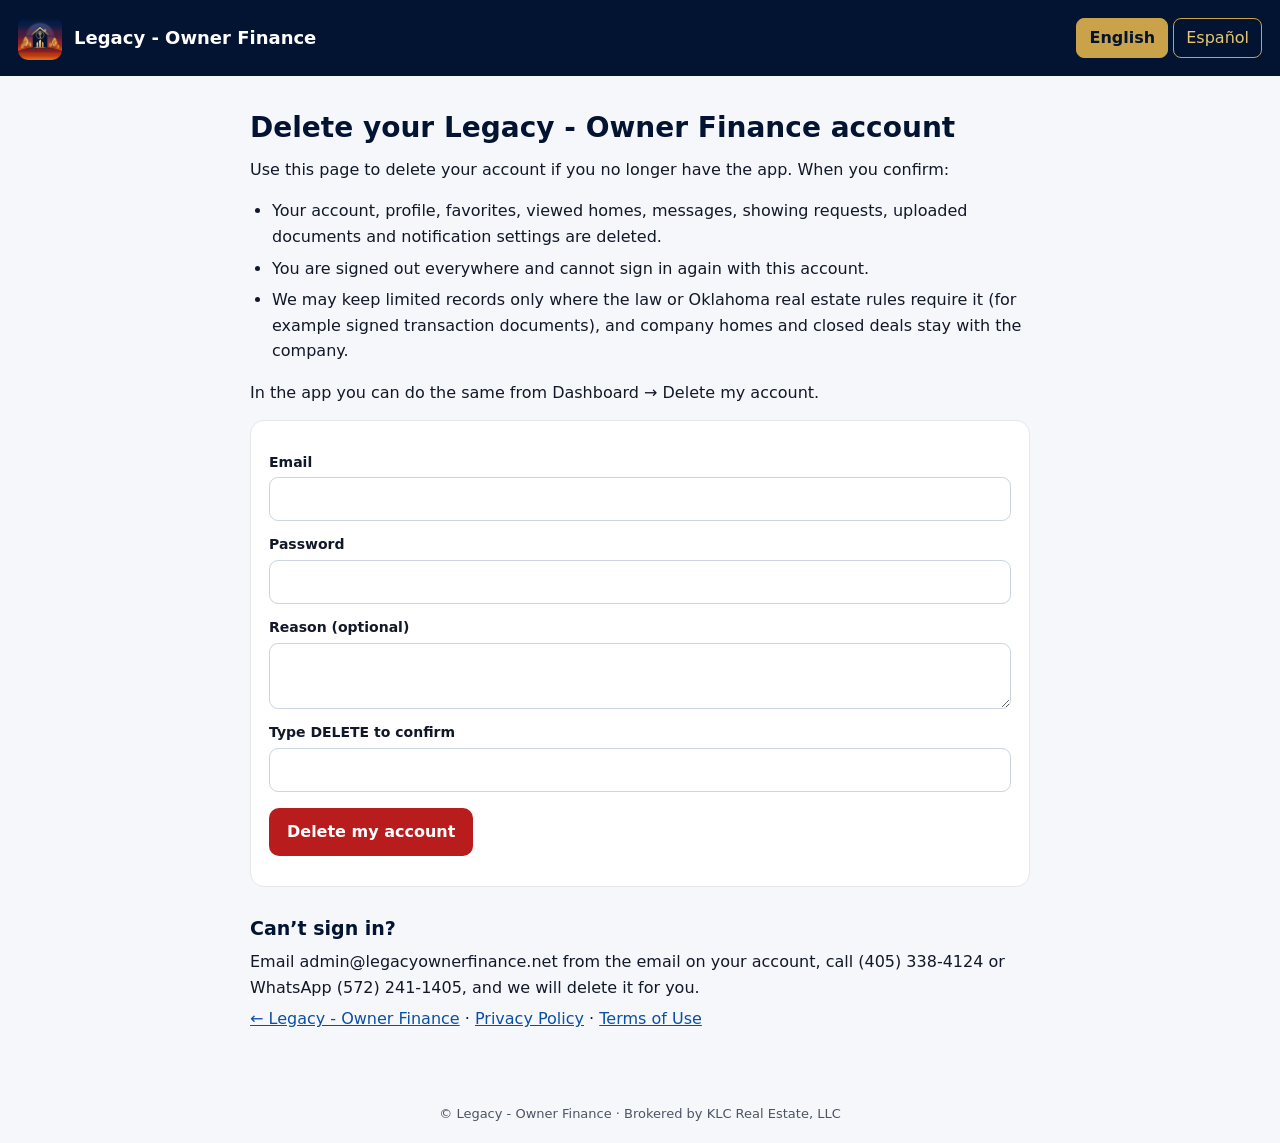
<file: delete-account.html>
<!doctype html>
<html lang="en"><head><meta charset="utf-8"><base href="/"><meta name="viewport" content="width=device-width,initial-scale=1">
<title>Delete your account · Eliminar tu cuenta — Legacy - Owner Finance</title>
<meta name="robots" content="index,follow"><meta name="referrer" content="no-referrer"><meta name="theme-color" content="#031432">
<link rel="icon" href="/favicon.ico?v=tg20261119" sizes="16x16 32x32 48x48"><link rel="apple-touch-icon" href="/apple-touch-icon.png?v=tg20261119"><link rel="manifest" href="/site.webmanifest?v=tg20261119">
<style>
:root{color-scheme:light}body{margin:0;background:#f6f7fb;color:#111827;font:16px/1.6 "Plus Jakarta Sans",system-ui,-apple-system,"Segoe UI",sans-serif}
header{background:#031432;color:#fff;padding:16px 18px;display:flex;align-items:center;gap:12px;flex-wrap:wrap}
header img{width:44px;height:44px;border-radius:10px}header b{font-size:18px;flex:1}
.lang button{font:inherit;background:transparent;color:#e8c872;border:1px solid #c9a24a;border-radius:8px;padding:6px 12px;cursor:pointer}.lang button[aria-pressed=true]{background:#c9a24a;color:#031432;font-weight:700}
main{max-width:780px;margin:0 auto;padding:22px 18px 48px}h1{font-size:28px;margin:8px 0 4px;color:#031432}h2{font-size:19px;margin:26px 0 6px;color:#031432}
p,li{margin:6px 0}ul{padding-left:22px}.muted{color:#4b5563;font-size:14px}a{color:#0b4fa3}
.lang-es{display:none}body.es .lang-es{display:block}body.es .lang-en{display:none}
footer{text-align:center;color:#4b5563;font-size:13px;padding:18px}
form{background:#fff;border:1px solid #e5e7eb;border-radius:14px;padding:18px;margin-top:14px}label{display:block;margin-top:12px;font-weight:600;font-size:14px}input,textarea{display:block;width:100%;box-sizing:border-box;margin-top:4px;padding:10px;border:1px solid #cbd5e1;border-radius:9px;font:inherit}button.go{margin-top:16px;font:inherit;font-weight:700;background:#b91c1c;color:#fff;border:0;border-radius:10px;padding:11px 18px;cursor:pointer}button.go[disabled]{opacity:.6}.msg{margin-top:12px;font-weight:600}.err{color:#b91c1c}.ok{color:#047857}
</style></head>
<body>
<header><img src="/android-chrome-192x192.png" alt=""><b>Legacy - Owner Finance</b>
<span class="lang"><button type="button" id="b-en" aria-pressed="true">English</button> <button type="button" id="b-es" aria-pressed="false">Español</button></span></header>
<main>
<h1 data-t="h1"></h1>
<p data-t="intro"></p>
<ul><li data-t="w1"></li><li data-t="w2"></li><li data-t="w3"></li></ul>
<p data-t="inapp"></p>
<form id="f" autocomplete="on">
<label><span data-t="email"></span><input type="email" id="em" autocomplete="username" required></label>
<label><span data-t="pw"></span><input type="password" id="pw" autocomplete="current-password" required></label>
<label><span data-t="reason"></span><textarea id="rs" rows="2" maxlength="300"></textarea></label>
<label><span data-t="type"></span><input type="text" id="wd" autocomplete="off" autocapitalize="characters" required></label>
<button class="go" type="submit" id="go" data-t="btn"></button>
<div class="msg" id="msg" role="alert"></div>
</form>
<h2 data-t="cantT"></h2>
<p data-t="cant"></p>
<p><a href="/">← Legacy - Owner Finance</a> · <a href="/privacy.html" data-t="priv"></a> · <a href="/terms.html" data-t="terms"></a></p>
</main>
<footer>© Legacy - Owner Finance · Brokered by KLC Real Estate, LLC</footer>
<script>
(function(){
  var SUPABASE_URL='https://oxcgtjryfcatlwjaxier.supabase.co',ANON='eyJhbGciOiJIUzI1NiIsInR5cCI6IkpXVCJ9.eyJpc3MiOiJzdXBhYmFzZSIsInJlZiI6Im94Y2d0anJ5ZmNhdGx3amF4aWVyIiwicm9sZSI6ImFub24iLCJpYXQiOjE3OTMxOTMyMTcsImV4cCI6MjEwODc2OTIxN30.3ZD4V2_4n2tlccqlBnxH9YGuGGwkFQ_ovCuE-fZOrdY';
  var T={en:{h1:'Delete your Legacy - Owner Finance account',intro:'Use this page to delete your account if you no longer have the app. When you confirm:',
    w1:'Your account, profile, favorites, viewed homes, messages, showing requests, uploaded documents and notification settings are deleted.',
    w2:'You are signed out everywhere and cannot sign in again with this account.',
    w3:'We may keep limited records only where the law or Oklahoma real estate rules require it (for example signed transaction documents), and company homes and closed deals stay with the company.',
    inapp:'In the app you can do the same from Dashboard → Delete my account.',email:'Email',pw:'Password',reason:'Reason (optional)',type:'Type DELETE to confirm',word:'DELETE',btn:'Delete my account',
    sending:'Deleting…',needWord:'Please type DELETE to confirm.',bad:'Incorrect email or password.',verify:'This account has not verified its email. Email admin@legacyownerfinance.net from that address and we will delete it.',
    done:'Your account and personal data were deleted.',req:'Your deletion request was received and your account is marked for deletion. You were signed out.',fail:'We could not complete it. Please try again or email admin@legacyownerfinance.net.',
    cantT:'Can\u2019t sign in?',cant:'Email admin@legacyownerfinance.net from the email on your account, call (405) 338-4124 or WhatsApp (572) 241-1405, and we will delete it for you.',priv:'Privacy Policy',terms:'Terms of Use'},
   es:{h1:'Eliminar tu cuenta de Legacy - Owner Finance',intro:'Usa esta página para eliminar tu cuenta si ya no tienes la app. Al confirmar:',
    w1:'Se eliminan tu cuenta, perfil, favoritos, casas vistas, mensajes, solicitudes de visita, documentos subidos y ajustes de notificaciones.',
    w2:'Se cierra tu sesión en todos lados y ya no podrás entrar con esta cuenta.',
    w3:'Podemos conservar registros limitados solo cuando la ley o las reglas de bienes raíces de Oklahoma lo exigen (por ejemplo, documentos firmados de una transacción); las casas y tratos cerrados de una compañía se quedan con la compañía.',
    inapp:'En la app puedes hacer lo mismo en Panel → Eliminar mi cuenta.',email:'Correo',pw:'Contraseña',reason:'Motivo (opcional)',type:'Escribe ELIMINAR para confirmar',word:'ELIMINAR',btn:'Eliminar mi cuenta',
    sending:'Eliminando…',needWord:'Escribe ELIMINAR para confirmar.',bad:'Correo o contraseña incorrectos.',verify:'Esta cuenta no verificó su correo. Escríbenos a admin@legacyownerfinance.net desde ese correo y la eliminamos.',
    done:'Tu cuenta y tus datos personales fueron eliminados.',req:'Recibimos tu solicitud y tu cuenta quedó marcada para eliminación. Se cerró tu sesión.',fail:'No pudimos completarlo. Intenta de nuevo o escribe a admin@legacyownerfinance.net.',
    cantT:'¿No puedes entrar?',cant:'Escríbenos a admin@legacyownerfinance.net desde el correo de tu cuenta, llama al (405) 338-4124 o mándanos WhatsApp al (572) 241-1405, y la eliminamos por ti.',priv:'Política de privacidad',terms:'Términos de uso'}};
  var l='';try{l=localStorage.getItem('legacy_lang')||'';}catch(e){}
  var q=(location.search.match(/[?&]lang=(en|es)/)||[])[1];if(q)l=q;
  if(l!=='en'&&l!=='es'){l=((navigator.language||'en').toLowerCase().indexOf('es')===0)?'es':'en';}
  function set(x){l=x;document.documentElement.lang=x;document.getElementById('b-en').setAttribute('aria-pressed',x==='en');document.getElementById('b-es').setAttribute('aria-pressed',x==='es');
    [].forEach.call(document.querySelectorAll('[data-t]'),function(n){n.textContent=T[x][n.getAttribute('data-t')];});}
  document.getElementById('b-en').onclick=function(){set('en');};document.getElementById('b-es').onclick=function(){set('es');};set(l);
  var fn=/[?&]api=(preview|api-preview)\b/.test(location.search)?'api-preview':'api';
  function api(action,body,tok){var h={'apikey':ANON,'Authorization':'Bearer '+ANON,'Content-Type':'application/json'};if(tok)h['x-session']=tok;
    return fetch(SUPABASE_URL+'/functions/v1/'+fn,{method:'POST',headers:h,cache:'no-store',body:JSON.stringify(Object.assign({action:action,lang:l},body))}).then(function(r){return r.json().catch(function(){return {error:'http'};});});}
  var f=document.getElementById('f'),msg=document.getElementById('msg'),go=document.getElementById('go');
  function say(k,ok){msg.className='msg '+(ok?'ok':'err');msg.textContent=T[l][k]||k;}
  f.addEventListener('submit',function(e){e.preventDefault();msg.textContent='';
    var em=document.getElementById('em').value.trim(),pw=document.getElementById('pw').value,rs=document.getElementById('rs').value.trim(),wd=document.getElementById('wd').value.trim().toUpperCase();
    if(wd!==T[l].word&&wd!=='DELETE'&&wd!=='ELIMINAR'){say('needWord');return;}
    go.disabled=true;go.textContent=T[l].sending;
    function end(){go.disabled=false;go.textContent=T[l].btn;}
    api('login',{email:em,password:pw}).then(function(j){
      if(j&&j.needsVerify){say('verify');end();return;}
      if(!j||!j.token){say('bad');end();return;}
      return api('account_delete_request',{password:pw,reason:rs},j.token).then(function(d){
        if(d&&d.ok){try{localStorage.removeItem('legacy_session');}catch(e){}f.reset();say(d.deleted?'done':'req',true);go.disabled=true;go.textContent=T[l].btn;}
        else{say('fail');end();}
      });
    }).catch(function(){say('fail');end();});
  });
})();
</script>
</body></html>
</file>
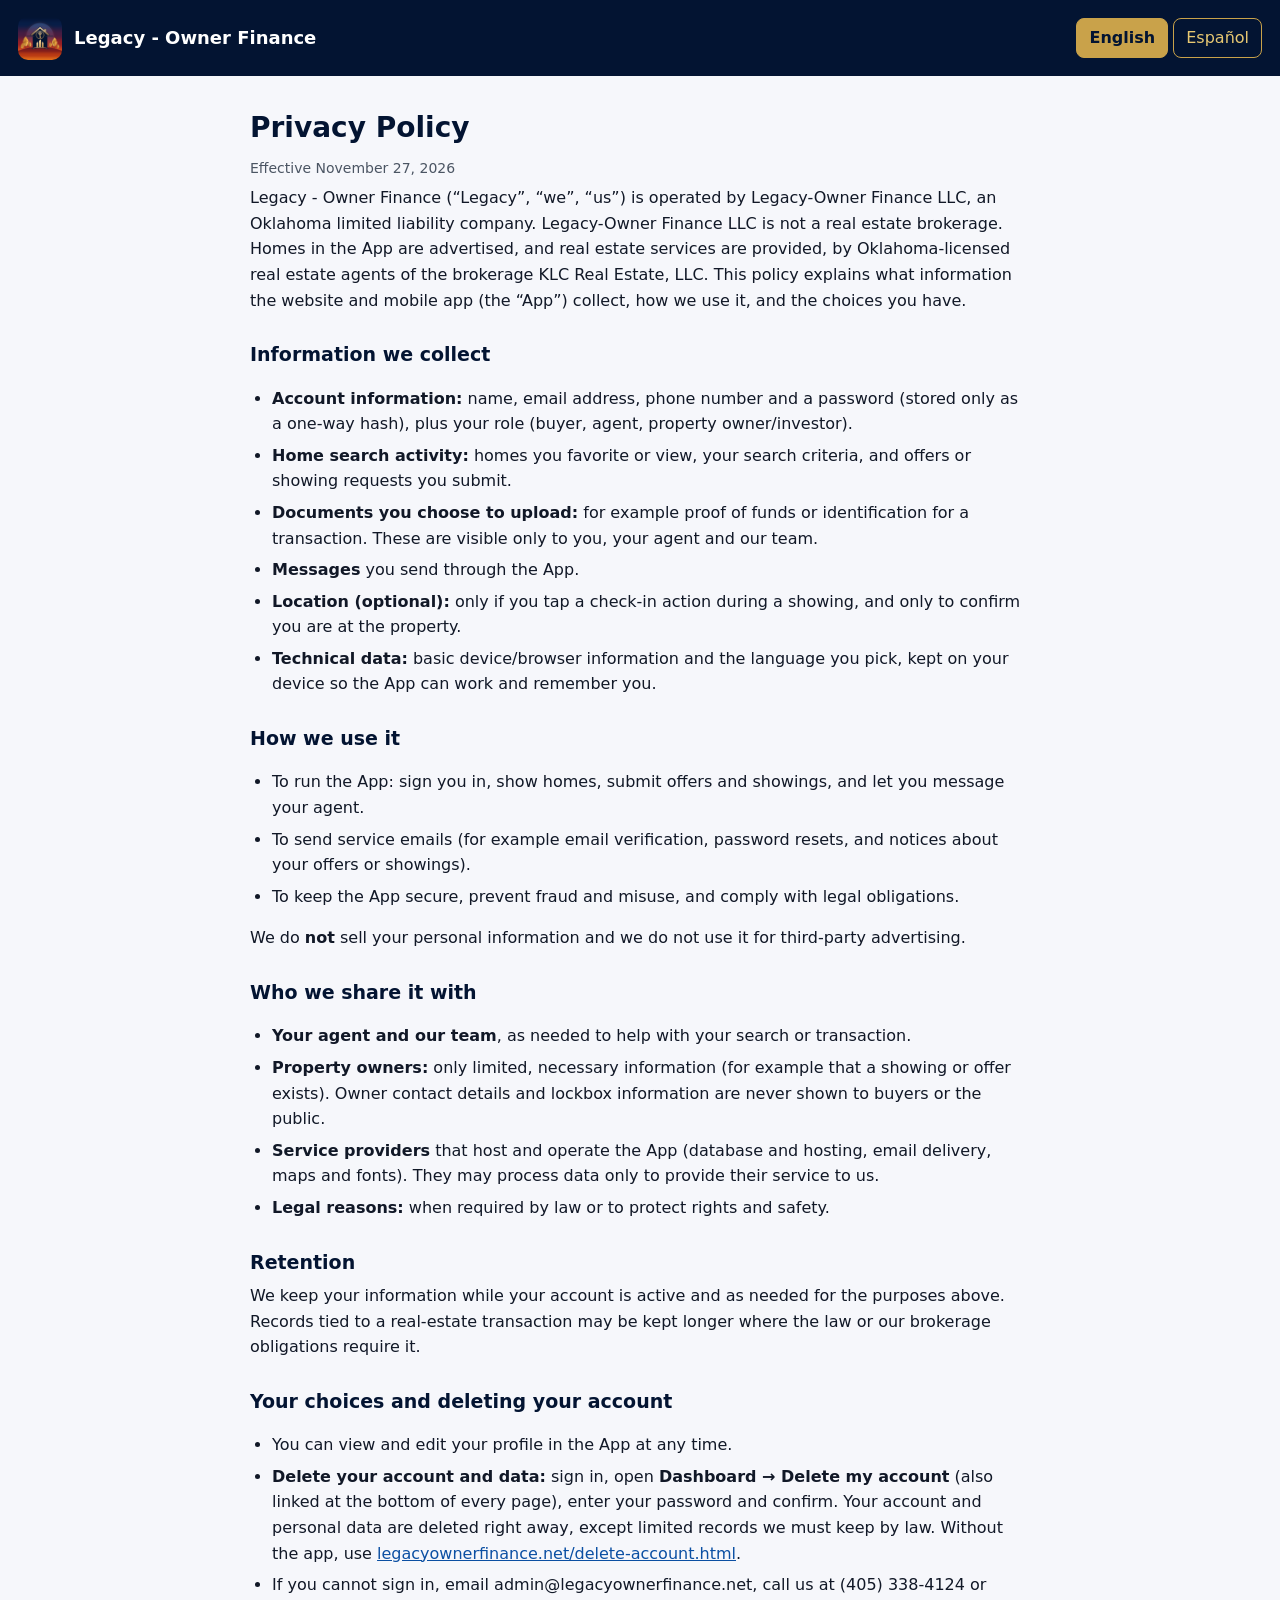
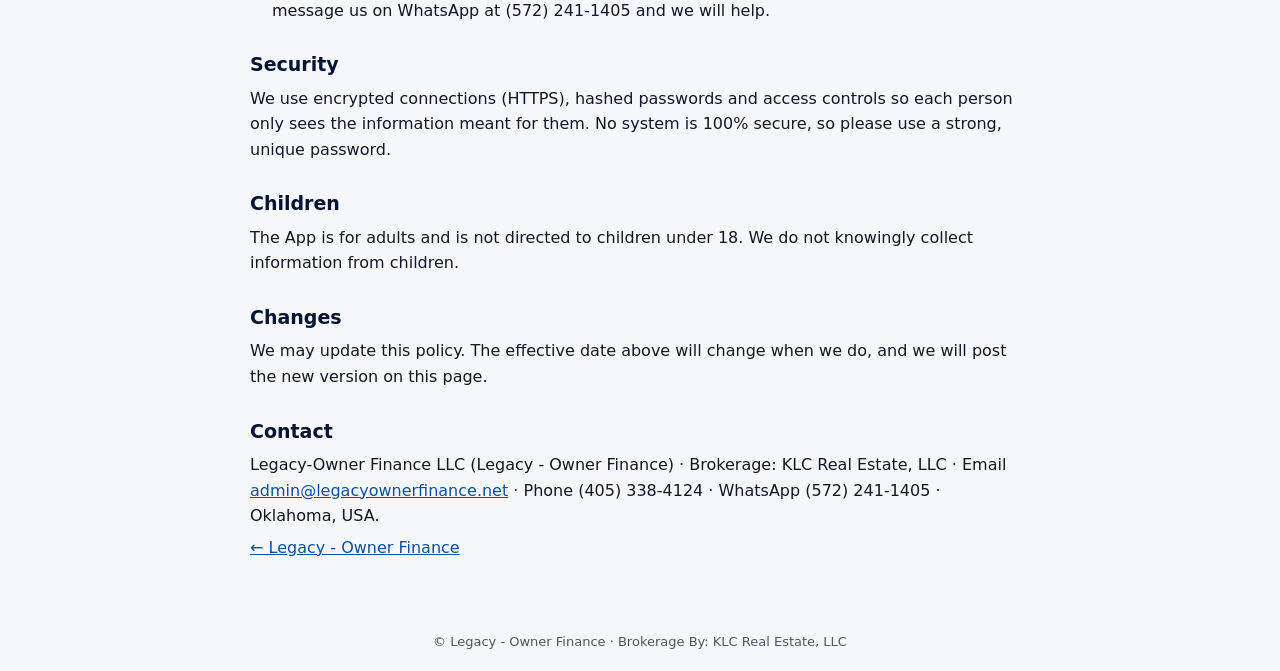
<file: privacy.html>
<!doctype html>
<html lang="en"><head><meta charset="utf-8"><base href="/"><meta name="viewport" content="width=device-width,initial-scale=1">
<title>Privacy Policy · Política de privacidad — Legacy - Owner Finance</title>
<meta name="robots" content="index,follow"><meta name="theme-color" content="#031432">
<link rel="icon" href="/favicon.ico?v=tg20261119" sizes="16x16 32x32 48x48"><link rel="apple-touch-icon" href="/apple-touch-icon.png?v=tg20261119"><link rel="manifest" href="/site.webmanifest?v=tg20261119">
<style>
:root{color-scheme:light}body{margin:0;background:#f6f7fb;color:#111827;font:16px/1.6 "Plus Jakarta Sans",system-ui,-apple-system,"Segoe UI",sans-serif}
header{background:#031432;color:#fff;padding:16px 18px;display:flex;align-items:center;gap:12px;flex-wrap:wrap}
header img{width:44px;height:44px;border-radius:10px}header b{font-size:18px;flex:1}
.lang button{font:inherit;background:transparent;color:#e8c872;border:1px solid #c9a24a;border-radius:8px;padding:6px 12px;cursor:pointer}.lang button[aria-pressed=true]{background:#c9a24a;color:#031432;font-weight:700}
main{max-width:780px;margin:0 auto;padding:22px 18px 48px}h1{font-size:28px;margin:8px 0 4px;color:#031432}h2{font-size:19px;margin:26px 0 6px;color:#031432}
p,li{margin:6px 0}ul{padding-left:22px}.muted{color:#4b5563;font-size:14px}a{color:#0b4fa3}
.lang-es{display:none}body.es .lang-es{display:block}body.es .lang-en{display:none}
footer{text-align:center;color:#4b5563;font-size:13px;padding:18px}
</style></head>
<body>
<header><img src="/android-chrome-192x192.png" alt=""><b>Legacy - Owner Finance</b>
<span class="lang"><button type="button" id="b-en" aria-pressed="true">English</button> <button type="button" id="b-es" aria-pressed="false">Español</button></span></header>
<main>

<section class="lang-en" lang="en">
<h1>Privacy Policy</h1>
<p class="muted">Effective November 27, 2026</p>
<p>Legacy - Owner Finance (“Legacy”, “we”, “us”) is operated by Legacy-Owner Finance LLC, an Oklahoma limited liability company. Legacy-Owner Finance LLC is not a real estate brokerage. Homes in the App are advertised, and real estate services are provided, by Oklahoma-licensed real estate agents of the brokerage KLC Real Estate, LLC. This policy explains what information the website and mobile app (the “App”) collect, how we use it, and the choices you have.</p>

<h2>Information we collect</h2>
<ul>
<li><b>Account information:</b> name, email address, phone number and a password (stored only as a one-way hash), plus your role (buyer, agent, property owner/investor).</li>
<li><b>Home search activity:</b> homes you favorite or view, your search criteria, and offers or showing requests you submit.</li>
<li><b>Documents you choose to upload:</b> for example proof of funds or identification for a transaction. These are visible only to you, your agent and our team.</li>
<li><b>Messages</b> you send through the App.</li>
<li><b>Location (optional):</b> only if you tap a check-in action during a showing, and only to confirm you are at the property.</li>
<li><b>Technical data:</b> basic device/browser information and the language you pick, kept on your device so the App can work and remember you.</li>
</ul>

<h2>How we use it</h2>
<ul>
<li>To run the App: sign you in, show homes, submit offers and showings, and let you message your agent.</li>
<li>To send service emails (for example email verification, password resets, and notices about your offers or showings).</li>
<li>To keep the App secure, prevent fraud and misuse, and comply with legal obligations.</li>
</ul>
<p>We do <b>not</b> sell your personal information and we do not use it for third-party advertising.</p>

<h2>Who we share it with</h2>
<ul>
<li><b>Your agent and our team</b>, as needed to help with your search or transaction.</li>
<li><b>Property owners:</b> only limited, necessary information (for example that a showing or offer exists). Owner contact details and lockbox information are never shown to buyers or the public.</li>
<li><b>Service providers</b> that host and operate the App (database and hosting, email delivery, maps and fonts). They may process data only to provide their service to us.</li>
<li><b>Legal reasons:</b> when required by law or to protect rights and safety.</li>
</ul>

<h2>Retention</h2>
<p>We keep your information while your account is active and as needed for the purposes above. Records tied to a real-estate transaction may be kept longer where the law or our brokerage obligations require it.</p>

<h2>Your choices and deleting your account</h2>
<ul>
<li>You can view and edit your profile in the App at any time.</li>
<li><b>Delete your account and data:</b> sign in, open <b>Dashboard → Delete my account</b> (also linked at the bottom of every page), enter your password and confirm. Your account and personal data are deleted right away, except limited records we must keep by law. Without the app, use <a href="/delete-account.html">legacyownerfinance.net/delete-account.html</a>.</li>
<li>If you cannot sign in, email admin@legacyownerfinance.net, call us at (405) 338-4124 or message us on WhatsApp at (572) 241-1405 and we will help.</li>
</ul>

<h2>Security</h2>
<p>We use encrypted connections (HTTPS), hashed passwords and access controls so each person only sees the information meant for them. No system is 100% secure, so please use a strong, unique password.</p>

<h2>Children</h2>
<p>The App is for adults and is not directed to children under 18. We do not knowingly collect information from children.</p>

<h2>Changes</h2>
<p>We may update this policy. The effective date above will change when we do, and we will post the new version on this page.</p>

<h2>Contact</h2>
<p>Legacy-Owner Finance LLC (Legacy - Owner Finance) · Brokerage: KLC Real Estate, LLC · Email <a href="mailto:admin@legacyownerfinance.net">admin@legacyownerfinance.net</a> · Phone (405) 338-4124 · WhatsApp (572) 241-1405 · Oklahoma, USA.</p>
</section>

<section class="lang-es" lang="es">
<h1>Política de privacidad</h1>
<p class="muted">Vigente desde el 27 de noviembre de 2026</p>
<p>Legacy - Owner Finance (“Legacy”, “nosotros”) es operada por Legacy-Owner Finance LLC, una compañía de responsabilidad limitada de Oklahoma. Legacy-Owner Finance LLC no es una corredora de bienes raíces. Las casas de la App se anuncian, y los servicios de bienes raíces se prestan, por agentes de bienes raíces con licencia en Oklahoma de la corredora (brokerage) KLC Real Estate, LLC. Esta política explica qué información recopilan el sitio web y la aplicación móvil (la “App”), cómo la usamos y qué opciones tienes.</p>

<h2>Información que recopilamos</h2>
<ul>
<li><b>Información de la cuenta:</b> nombre, correo electrónico, teléfono y contraseña (guardada solo como un hash irreversible), además de tu rol (comprador, agente, propietario/inversionista).</li>
<li><b>Actividad de búsqueda de casas:</b> casas que marcas como favoritas o ves, tus criterios de búsqueda y las ofertas o solicitudes de visita que envías.</li>
<li><b>Documentos que decides subir:</b> por ejemplo, comprobante de fondos o identificación para una transacción. Solo los ven tú, tu agente y nuestro equipo.</li>
<li><b>Mensajes</b> que envías por la App.</li>
<li><b>Ubicación (opcional):</b> solo si tocas la opción de registrar tu llegada durante una visita, y únicamente para confirmar que estás en la propiedad.</li>
<li><b>Datos técnicos:</b> información básica del dispositivo/navegador y el idioma que eliges, guardados en tu dispositivo para que la App funcione y te recuerde.</li>
</ul>

<h2>Cómo la usamos</h2>
<ul>
<li>Para operar la App: iniciar sesión, mostrar casas, enviar ofertas y visitas, y permitirte escribir a tu agente.</li>
<li>Para enviar correos del servicio (por ejemplo verificación de correo, restablecimiento de contraseña y avisos sobre tus ofertas o visitas).</li>
<li>Para mantener la App segura, prevenir fraude y abuso, y cumplir obligaciones legales.</li>
</ul>
<p><b>No</b> vendemos tu información personal ni la usamos para publicidad de terceros.</p>

<h2>Con quién la compartimos</h2>
<ul>
<li><b>Tu agente y nuestro equipo</b>, según sea necesario para ayudarte con tu búsqueda o transacción.</li>
<li><b>Propietarios:</b> solo información limitada y necesaria (por ejemplo, que existe una visita u oferta). Los datos de contacto del propietario y la información del lockbox nunca se muestran a compradores ni al público.</li>
<li><b>Proveedores de servicios</b> que alojan y operan la App (base de datos y hosting, envío de correos, mapas y tipografías). Solo pueden procesar datos para prestarnos su servicio.</li>
<li><b>Motivos legales:</b> cuando la ley lo exija o para proteger derechos y seguridad.</li>
</ul>

<h2>Conservación</h2>
<p>Conservamos tu información mientras tu cuenta esté activa y según sea necesario para los fines anteriores. Los registros ligados a una transacción de bienes raíces pueden conservarse más tiempo cuando la ley o las obligaciones de la corredora lo exijan.</p>

<h2>Tus opciones y cómo eliminar tu cuenta</h2>
<ul>
<li>Puedes ver y editar tu perfil en la App cuando quieras.</li>
<li><b>Eliminar tu cuenta y tus datos:</b> inicia sesión, abre <b>Panel → Eliminar mi cuenta</b> (también está al final de cada página), escribe tu contraseña y confirma. Tu cuenta y tus datos personales se eliminan en ese momento, salvo los registros limitados que la ley nos obliga a conservar. Sin la app, usa <a href="/delete-account.html">legacyownerfinance.net/delete-account.html</a>.</li>
<li>Si no puedes iniciar sesión, escríbenos a admin@legacyownerfinance.net, llámanos al (405) 338-4124 o escríbenos por WhatsApp al (572) 241-1405 y te ayudamos.</li>
</ul>

<h2>Seguridad</h2>
<p>Usamos conexiones cifradas (HTTPS), contraseñas con hash y controles de acceso para que cada persona vea solo la información que le corresponde. Ningún sistema es 100 % seguro, por eso te recomendamos una contraseña fuerte y única.</p>

<h2>Menores de edad</h2>
<p>La App es para adultos y no está dirigida a menores de 18 años. No recopilamos a sabiendas información de menores.</p>

<h2>Cambios</h2>
<p>Podemos actualizar esta política. La fecha de vigencia cambiará cuando lo hagamos y publicaremos la nueva versión en esta página.</p>

<h2>Contacto</h2>
<p>Legacy-Owner Finance LLC (Legacy - Owner Finance) · Corredora (brokerage): KLC Real Estate, LLC · Correo <a href="mailto:admin@legacyownerfinance.net">admin@legacyownerfinance.net</a> · Teléfono (405) 338-4124 · WhatsApp (572) 241-1405 · Oklahoma, EE. UU.</p>
</section>

<p><a href="/">← Legacy - Owner Finance</a></p>
</main>
<footer>© Legacy - Owner Finance · Brokerage By: KLC Real Estate, LLC</footer>
<script>
(function(){
  var l='';try{l=localStorage.getItem('legacy_lang')||'';}catch(e){}
  var q=(location.search.match(/[?&]lang=(en|es)/)||[])[1];
  if(q)l=q;
  if(l!=='en'&&l!=='es'){l=((navigator.language||'en').toLowerCase().indexOf('es')===0)?'es':'en';}
  function set(x){document.body.classList.toggle('es',x==='es');document.documentElement.lang=x;
    document.getElementById('b-en').setAttribute('aria-pressed',x==='en');document.getElementById('b-es').setAttribute('aria-pressed',x==='es');}
  document.getElementById('b-en').onclick=function(){set('en');};document.getElementById('b-es').onclick=function(){set('es');};
  set(l);
})();
</script>
</body></html>
</file>
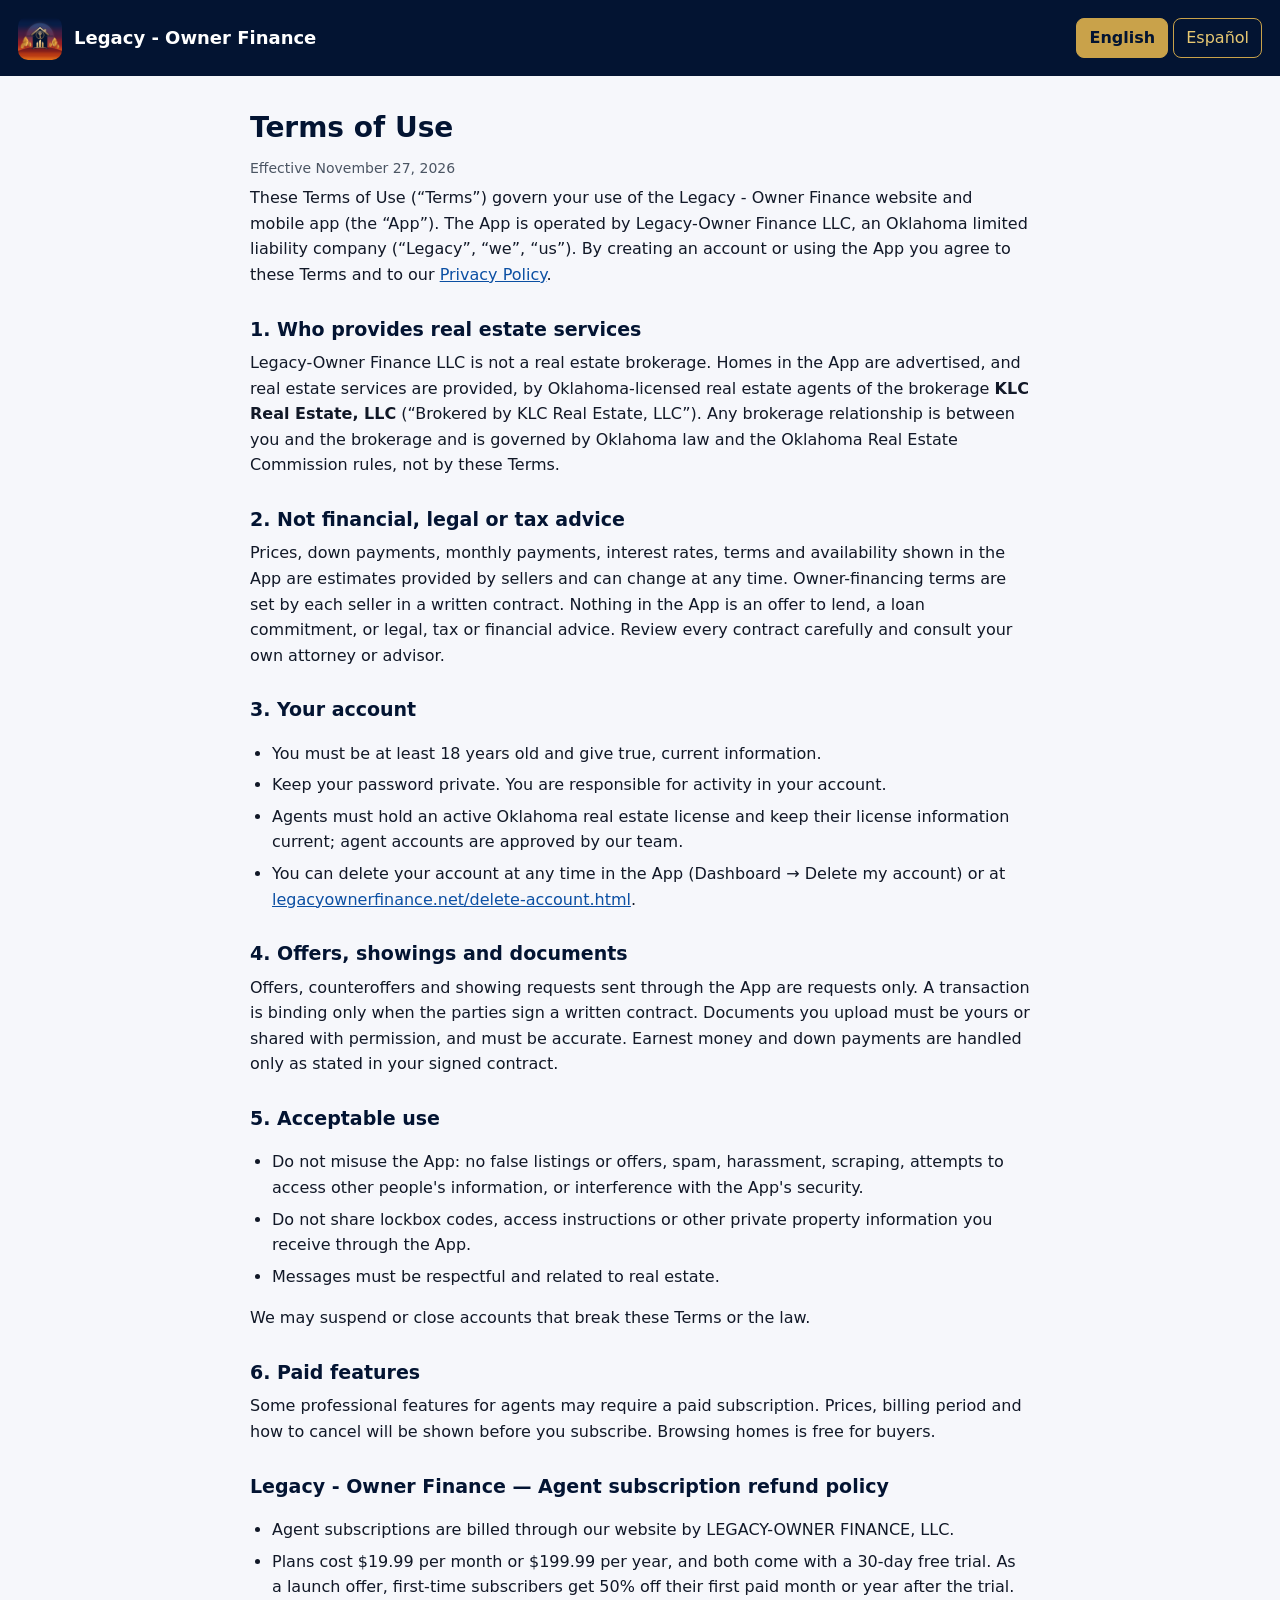
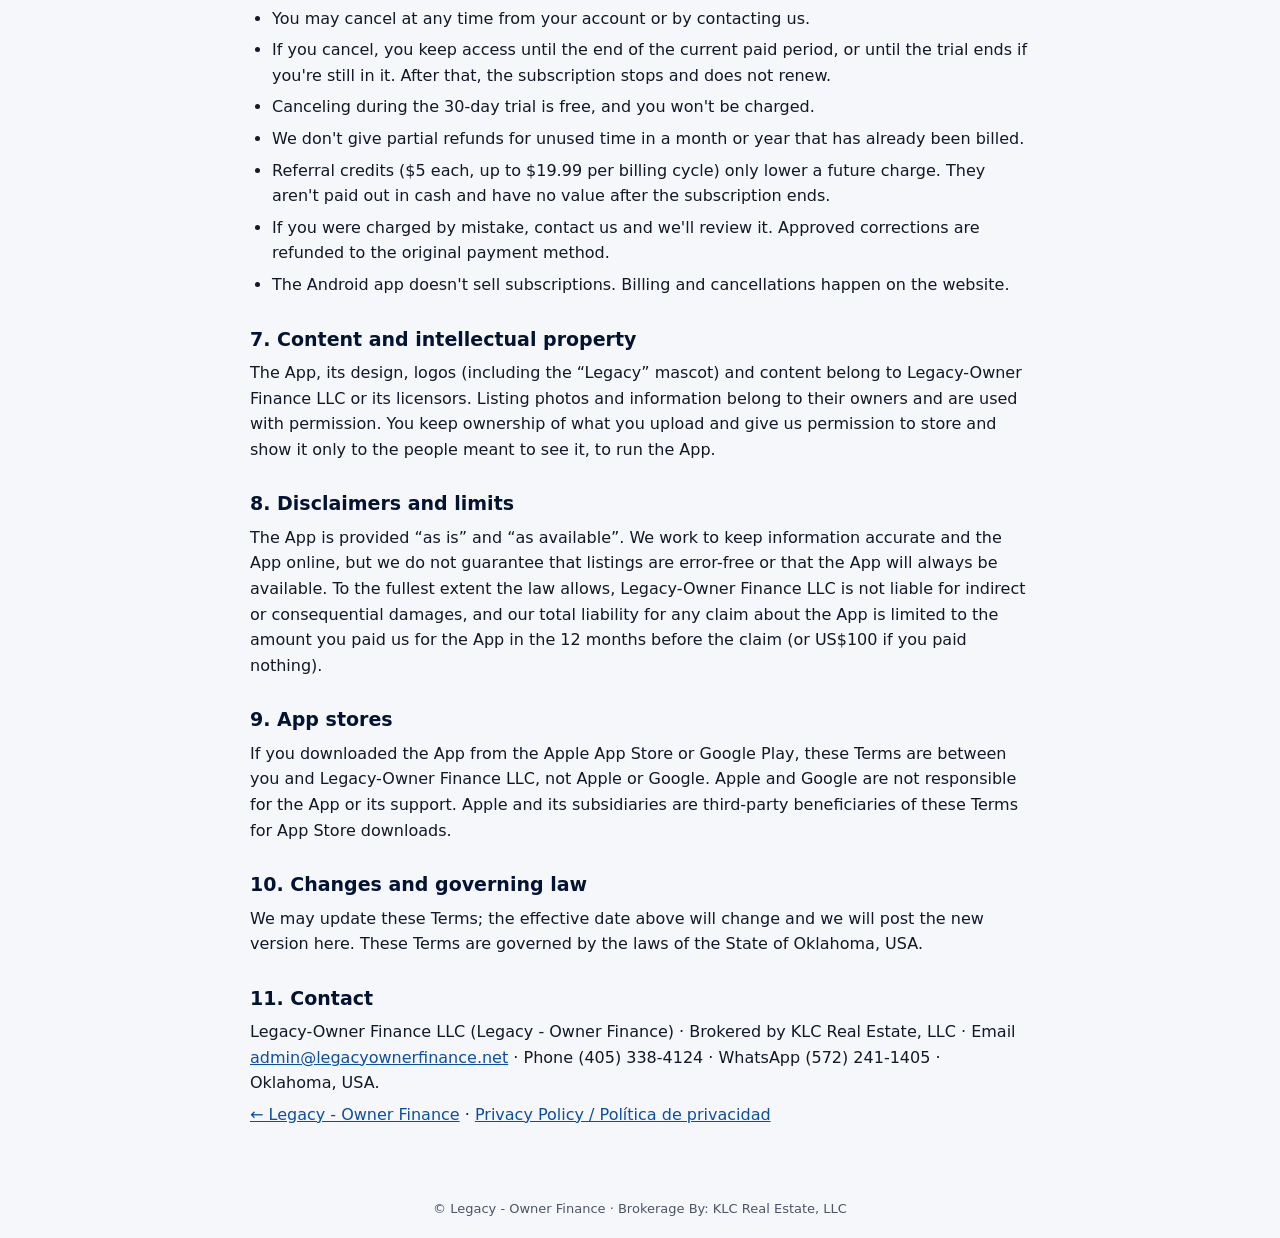
<file: terms.html>
<!doctype html>
<html lang="en"><head><meta charset="utf-8"><base href="/"><meta name="viewport" content="width=device-width,initial-scale=1">
<title>Terms of Use · Términos de uso — Legacy - Owner Finance</title>
<meta name="robots" content="index,follow"><meta name="theme-color" content="#031432">
<link rel="icon" href="/favicon.ico?v=tg20261119" sizes="16x16 32x32 48x48"><link rel="apple-touch-icon" href="/apple-touch-icon.png?v=tg20261119"><link rel="manifest" href="/site.webmanifest?v=tg20261119">
<style>
:root{color-scheme:light}body{margin:0;background:#f6f7fb;color:#111827;font:16px/1.6 "Plus Jakarta Sans",system-ui,-apple-system,"Segoe UI",sans-serif}
header{background:#031432;color:#fff;padding:16px 18px;display:flex;align-items:center;gap:12px;flex-wrap:wrap}
header img{width:44px;height:44px;border-radius:10px}header b{font-size:18px;flex:1}
.lang button{font:inherit;background:transparent;color:#e8c872;border:1px solid #c9a24a;border-radius:8px;padding:6px 12px;cursor:pointer}.lang button[aria-pressed=true]{background:#c9a24a;color:#031432;font-weight:700}
main{max-width:780px;margin:0 auto;padding:22px 18px 48px}h1{font-size:28px;margin:8px 0 4px;color:#031432}h2{font-size:19px;margin:26px 0 6px;color:#031432}
p,li{margin:6px 0}ul{padding-left:22px}.muted{color:#4b5563;font-size:14px}a{color:#0b4fa3}
.lang-es{display:none}body.es .lang-es{display:block}body.es .lang-en{display:none}
footer{text-align:center;color:#4b5563;font-size:13px;padding:18px}
</style></head>
<body>
<header><img src="/android-chrome-192x192.png" alt=""><b>Legacy - Owner Finance</b>
<span class="lang"><button type="button" id="b-en" aria-pressed="true">English</button> <button type="button" id="b-es" aria-pressed="false">Español</button></span></header>
<main>
<section class="lang-en" lang="en">
<h1>Terms of Use</h1>
<p class="muted">Effective November 27, 2026</p>
<p>These Terms of Use (“Terms”) govern your use of the Legacy - Owner Finance website and mobile app (the “App”). The App is operated by Legacy-Owner Finance LLC, an Oklahoma limited liability company (“Legacy”, “we”, “us”). By creating an account or using the App you agree to these Terms and to our <a href="/privacy.html">Privacy Policy</a>.</p>

<h2>1. Who provides real estate services</h2>
<p>Legacy-Owner Finance LLC is not a real estate brokerage. Homes in the App are advertised, and real estate services are provided, by Oklahoma-licensed real estate agents of the brokerage <b>KLC Real Estate, LLC</b> (“Brokered by KLC Real Estate, LLC”). Any brokerage relationship is between you and the brokerage and is governed by Oklahoma law and the Oklahoma Real Estate Commission rules, not by these Terms.</p>

<h2>2. Not financial, legal or tax advice</h2>
<p>Prices, down payments, monthly payments, interest rates, terms and availability shown in the App are estimates provided by sellers and can change at any time. Owner-financing terms are set by each seller in a written contract. Nothing in the App is an offer to lend, a loan commitment, or legal, tax or financial advice. Review every contract carefully and consult your own attorney or advisor.</p>

<h2>3. Your account</h2>
<ul>
<li>You must be at least 18 years old and give true, current information.</li>
<li>Keep your password private. You are responsible for activity in your account.</li>
<li>Agents must hold an active Oklahoma real estate license and keep their license information current; agent accounts are approved by our team.</li>
<li>You can delete your account at any time in the App (Dashboard → Delete my account) or at <a href="/delete-account.html">legacyownerfinance.net/delete-account.html</a>.</li>
</ul>

<h2>4. Offers, showings and documents</h2>
<p>Offers, counteroffers and showing requests sent through the App are requests only. A transaction is binding only when the parties sign a written contract. Documents you upload must be yours or shared with permission, and must be accurate. Earnest money and down payments are handled only as stated in your signed contract.</p>

<h2>5. Acceptable use</h2>
<ul>
<li>Do not misuse the App: no false listings or offers, spam, harassment, scraping, attempts to access other people's information, or interference with the App's security.</li>
<li>Do not share lockbox codes, access instructions or other private property information you receive through the App.</li>
<li>Messages must be respectful and related to real estate.</li>
</ul>
<p>We may suspend or close accounts that break these Terms or the law.</p>

<h2>6. Paid features</h2>
<p>Some professional features for agents may require a paid subscription. Prices, billing period and how to cancel will be shown before you subscribe. Browsing homes is free for buyers.</p>

<h2>Legacy - Owner Finance — Agent subscription refund policy</h2>
<ul>
<li>Agent subscriptions are billed through our website by LEGACY-OWNER FINANCE, LLC.</li>
<li>Plans cost $19.99 per month or $199.99 per year, and both come with a 30-day free trial. As a launch offer, first-time subscribers get 50% off their first paid month or year after the trial.</li>
<li>You may cancel at any time from your account or by contacting us.</li>
<li>If you cancel, you keep access until the end of the current paid period, or until the trial ends if you're still in it. After that, the subscription stops and does not renew.</li>
<li>Canceling during the 30-day trial is free, and you won't be charged.</li>
<li>We don't give partial refunds for unused time in a month or year that has already been billed.</li>
<li>Referral credits ($5 each, up to $19.99 per billing cycle) only lower a future charge. They aren't paid out in cash and have no value after the subscription ends.</li>
<li>If you were charged by mistake, contact us and we'll review it. Approved corrections are refunded to the original payment method.</li>
<li>The Android app doesn't sell subscriptions. Billing and cancellations happen on the website.</li>
</ul>

<h2>7. Content and intellectual property</h2>
<p>The App, its design, logos (including the “Legacy” mascot) and content belong to Legacy-Owner Finance LLC or its licensors. Listing photos and information belong to their owners and are used with permission. You keep ownership of what you upload and give us permission to store and show it only to the people meant to see it, to run the App.</p>

<h2>8. Disclaimers and limits</h2>
<p>The App is provided “as is” and “as available”. We work to keep information accurate and the App online, but we do not guarantee that listings are error-free or that the App will always be available. To the fullest extent the law allows, Legacy-Owner Finance LLC is not liable for indirect or consequential damages, and our total liability for any claim about the App is limited to the amount you paid us for the App in the 12 months before the claim (or US$100 if you paid nothing).</p>

<h2>9. App stores</h2>
<p>If you downloaded the App from the Apple App Store or Google Play, these Terms are between you and Legacy-Owner Finance LLC, not Apple or Google. Apple and Google are not responsible for the App or its support. Apple and its subsidiaries are third-party beneficiaries of these Terms for App Store downloads.</p>

<h2>10. Changes and governing law</h2>
<p>We may update these Terms; the effective date above will change and we will post the new version here. These Terms are governed by the laws of the State of Oklahoma, USA.</p>

<h2>11. Contact</h2>
<p>Legacy-Owner Finance LLC (Legacy - Owner Finance) · Brokered by KLC Real Estate, LLC · Email <a href="mailto:admin@legacyownerfinance.net">admin@legacyownerfinance.net</a> · Phone (405) 338-4124 · WhatsApp (572) 241-1405 · Oklahoma, USA.</p>
</section>

<section class="lang-es" lang="es">
<h1>Términos de uso</h1>
<p class="muted">Vigentes desde el 27 de noviembre de 2026</p>
<p>Estos Términos de uso (“Términos”) rigen el uso del sitio web y la app móvil de Legacy - Owner Finance (la “App”). La App es operada por Legacy-Owner Finance LLC, una compañía de responsabilidad limitada de Oklahoma (“Legacy”, “nosotros”). Al crear una cuenta o usar la App aceptas estos Términos y nuestra <a href="/privacy.html">Política de privacidad</a>.</p>

<h2>1. Quién presta los servicios de bienes raíces</h2>
<p>Legacy-Owner Finance LLC no es una corredora de bienes raíces. Las casas de la App se anuncian, y los servicios de bienes raíces se prestan, por agentes con licencia de Oklahoma de la corredora <b>KLC Real Estate, LLC</b> (“Brokered by KLC Real Estate, LLC”). Cualquier relación de corretaje es entre tú y la corredora y se rige por las leyes de Oklahoma y las reglas de la Comisión de Bienes Raíces de Oklahoma (OREC), no por estos Términos.</p>

<h2>2. No es asesoría financiera, legal ni fiscal</h2>
<p>Los precios, enganches, pagos mensuales, tasas, plazos y disponibilidad que ves en la App son estimados que dan los vendedores y pueden cambiar en cualquier momento. Los términos del financiamiento del dueño los fija cada vendedor en un contrato por escrito. Nada en la App es una oferta de préstamo, un compromiso de crédito ni asesoría legal, fiscal o financiera. Revisa cada contrato con cuidado y consulta a tu propio abogado o asesor.</p>

<h2>3. Tu cuenta</h2>
<ul>
<li>Debes tener al menos 18 años y dar información verdadera y actual.</li>
<li>Mantén tu contraseña en privado. Eres responsable de lo que pase en tu cuenta.</li>
<li>Los agentes deben tener licencia activa de bienes raíces en Oklahoma y mantener sus datos de licencia al día; nuestro equipo aprueba las cuentas de agente.</li>
<li>Puedes eliminar tu cuenta cuando quieras en la App (Panel → Eliminar mi cuenta) o en <a href="/delete-account.html">legacyownerfinance.net/delete-account.html</a>.</li>
</ul>

<h2>4. Ofertas, visitas y documentos</h2>
<p>Las ofertas, contraofertas y solicitudes de visita que mandas por la App son solo solicitudes. Una transacción es obligatoria solo cuando las partes firman un contrato por escrito. Los documentos que subas deben ser tuyos o compartidos con permiso, y deben ser correctos. El depósito de garantía (earnest money) y el enganche se manejan solo como diga tu contrato firmado.</p>

<h2>5. Uso aceptable</h2>
<ul>
<li>No hagas mal uso de la App: nada de casas u ofertas falsas, spam, acoso, extracción automática de datos, intentos de ver información de otras personas ni ataques a la seguridad de la App.</li>
<li>No compartas códigos de lockbox, instrucciones de acceso ni otra información privada de una propiedad que recibas por la App.</li>
<li>Los mensajes deben ser respetuosos y sobre bienes raíces.</li>
</ul>
<p>Podemos suspender o cerrar cuentas que no cumplan estos Términos o la ley.</p>

<h2>6. Funciones de pago</h2>
<p>Algunas funciones profesionales para agentes pueden requerir una suscripción de pago. El precio, el periodo de cobro y cómo cancelar se mostrarán antes de suscribirte. Buscar casas es gratis para compradores.</p>

<h2>Legacy - Owner Finance — Política de reembolso de suscripciones para agentes</h2>
<ul>
<li>Las suscripciones de agentes se facturan a través de nuestro sitio web por LEGACY-OWNER FINANCE, LLC.</li>
<li>Los planes cuestan $19.99 al mes o $199.99 al año, y ambos incluyen una prueba gratis de 30 días. Como oferta de lanzamiento, los suscriptores por primera vez reciben un 50% de descuento en su primer mes o año de pago después de la prueba.</li>
<li>Puedes cancelar en cualquier momento desde tu cuenta o contactándonos.</li>
<li>Si cancelas, conservas el acceso hasta el final del período pagado actual, o hasta que termine la prueba si todavía estás en ella. Después, la suscripción se detiene y no se renueva.</li>
<li>Cancelar durante la prueba de 30 días es gratis y no se te cobrará.</li>
<li>No damos reembolsos parciales por el tiempo no usado de un mes o año que ya fue facturado.</li>
<li>Los créditos por referidos ($5 cada uno, hasta $19.99 por ciclo de facturación) solo reducen un cargo futuro. No se pagan en efectivo y no tienen valor después de que termina la suscripción.</li>
<li>Si te cobraron por error, contáctanos y lo revisaremos. Las correcciones aprobadas se reembolsan al método de pago original.</li>
<li>La app de Android no vende suscripciones. La facturación y las cancelaciones se hacen en el sitio web.</li>
</ul>

<h2>7. Contenido y propiedad intelectual</h2>
<p>La App, su diseño, logotipos (incluida la mascota “Legacy”) y contenido pertenecen a Legacy-Owner Finance LLC o a quienes nos dan licencia. Las fotos e información de las casas pertenecen a sus dueños y se usan con permiso. Lo que subes sigue siendo tuyo y nos das permiso de guardarlo y mostrarlo solo a las personas que deben verlo, para operar la App.</p>

<h2>8. Exclusiones y límites</h2>
<p>La App se ofrece “tal cual” y “según disponibilidad”. Trabajamos para que la información sea correcta y la App esté en línea, pero no garantizamos que las casas no tengan errores ni que la App siempre esté disponible. En la medida que la ley lo permite, Legacy-Owner Finance LLC no es responsable de daños indirectos o consecuentes, y nuestra responsabilidad total por cualquier reclamo sobre la App se limita a lo que nos hayas pagado por la App en los 12 meses anteriores al reclamo (o US$100 si no pagaste nada).</p>

<h2>9. Tiendas de apps</h2>
<p>Si descargaste la App de la App Store de Apple o de Google Play, estos Términos son entre tú y Legacy-Owner Finance LLC, no Apple ni Google. Apple y Google no son responsables de la App ni de su soporte. Apple y sus subsidiarias son terceros beneficiarios de estos Términos para descargas de la App Store.</p>

<h2>10. Cambios y ley aplicable</h2>
<p>Podemos actualizar estos Términos; la fecha de arriba cambiará y publicaremos la nueva versión aquí. Estos Términos se rigen por las leyes del Estado de Oklahoma, EE. UU.</p>

<h2>11. Contacto</h2>
<p>Legacy-Owner Finance LLC (Legacy - Owner Finance) · Brokered by KLC Real Estate, LLC · Correo <a href="mailto:admin@legacyownerfinance.net">admin@legacyownerfinance.net</a> · Teléfono (405) 338-4124 · WhatsApp (572) 241-1405 · Oklahoma, EE. UU.</p>
</section>

<p><a href="/">← Legacy - Owner Finance</a> · <a href="/privacy.html">Privacy Policy / Política de privacidad</a></p>
</main>
<footer>© Legacy - Owner Finance · Brokerage By: KLC Real Estate, LLC</footer>
<script>
(function(){
  var l='';try{l=localStorage.getItem('legacy_lang')||'';}catch(e){}
  var q=(location.search.match(/[?&]lang=(en|es)/)||[])[1];
  if(q)l=q;
  if(l!=='en'&&l!=='es'){l=((navigator.language||'en').toLowerCase().indexOf('es')===0)?'es':'en';}
  function set(x){document.body.classList.toggle('es',x==='es');document.documentElement.lang=x;
    document.getElementById('b-en').setAttribute('aria-pressed',x==='en');document.getElementById('b-es').setAttribute('aria-pressed',x==='es');}
  document.getElementById('b-en').onclick=function(){set('en');};document.getElementById('b-es').onclick=function(){set('es');};
  set(l);
})();
</script>
</body></html>
</file>
